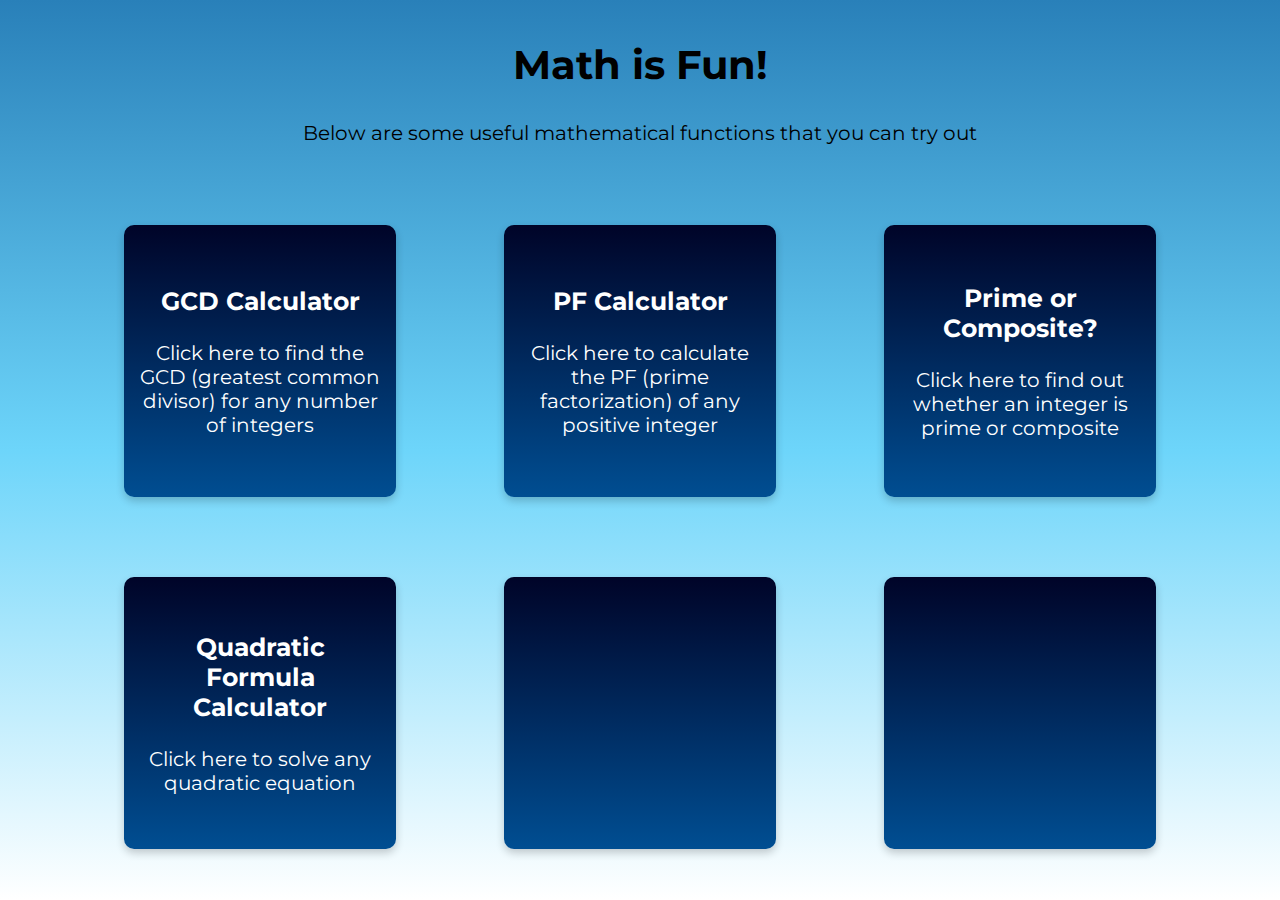
<file: index.html>
<!DOCTYPE html>
<html lang="en">
<head>
    <meta charset="UTF-8">
    <meta name="viewport" content="width=device-width, initial-scale=1.0">
    <title>Math Stuff</title>
    <link rel="stylesheet" href="./main.css">
</head>
<body>
    <div class="app">
        <h1>Math is Fun!</h1>
        <p>Below are some useful mathematical functions that you can try out</p>
        <ul class="cards">
            <li>
                <a href="gcd.html">
                    <div class="card">
                        <h2 class="name">GCD Calculator</h2>
                        <p class="description">Click here to find the GCD (greatest common divisor) for any number of integers</p>
                    </div>
                </a>
            </li>
            <li>
                <a href="pf.html">
                    <div class="card">
                        <h2 class="name">PF Calculator</h2>
                        <p class="description">Click here to calculate the PF (prime factorization) of any positive integer</p>
                    </div>
                </a>
            </li>
            <li>
                <a href="prime.html">
                    <div class="card">
                        <h2 class="name">Prime or Composite?</h2>
                        <p class="description">Click here to find out whether an integer is prime or composite</p>
                    </div>
                </a>
            </li>
        </ul>
        <ul class="cards">
            <li>
                <a href="quadratic.html">
                    <div class="card">
                        <h2 class="name">Quadratic Formula Calculator</h2>
                        <p class="description">Click here to solve any quadratic equation</p>
                    </div>
                </a>
            </li>
            <li>
                <a href="#">
                    <div class="card">
                        <h2 class="name"></h2>
                        <p class="description"></p>
                    </div>
                </a>
            </li>
            <li>
                <a href="#">
                    <div class="card">
                        <h2 class="name"></h2>
                        <p class="description"></p>
                    </div>
                </a>
            </li>
        </ul>
    </div>
</body>
</html>
</file>
<file: main.css>
@import url("https://fonts.googleapis.com/css2?family=Montserrat&display=swap");

* {
  margin: 0;
  padding: 0;
  box-sizing: 0;
}

body {
  font-family: "Montserrat", sans-serif;
}

.app {
  width: 100%;
  height: 100vh;
  background: #2980b9;
  background: -webkit-linear-gradient(to bottom, #ffffff, #6dd5fa, #2980b9);
  background: linear-gradient(to top, #ffffff, #6dd5fa, #2980b9);
}

.app h1 {
  text-align: center;
  padding: 1em 0 0.8em 0;
  font-size: 40px;
}

.app p {
  text-align: center;
  font-size: 20px;
}

.app .cards {
  display: flex;
  align-items: center;
  justify-content: space-evenly;
  list-style-type: none;
  margin: 5em 1em;
}

a:link {
  text-decoration: none;
}

.card {
  background: #000428;
  background: -webkit-linear-gradient(to top, #004e92, #000428);
  background: linear-gradient(to top, #004e92, #000428);
  height: 15em;
  width: 15em;
  padding: 1em 1em;
  display: flex;
  flex-direction: column;
  align-items: center;
  justify-content: center;
  color: white;
  box-shadow: 0 4px 8px 0 rgba(0, 0, 0, 0.2);
  transition: 0.3s;
  cursor: pointer;
  border-radius: 10px;
}

.card:hover {
  box-shadow: 0 8px 16px 0 rgba(0, 0, 0, 0.2);
  animation: shake 1s ease;
}

.card .name {
  text-align: center;
  padding-bottom: 1em;
  font-size: 25px;
}

.card .description {
  text-align: center;
  font-size: 20px;
}

@keyframes shake {
  0% {
    transform: translate(2px, 1px) rotate(0deg);
  }
  10% {
    transform: translate(-1px, -2px) rotate(-2deg);
  }
  20% {
    transform: translate(-3px, 0px) rotate(2deg);
  }
  30% {
    transform: translate(0px, 2px) rotate(0deg);
  }
  40% {
    transform: translate(1px, -1px) rotate(1deg);
  }
  50% {
    transform: translate(-1px, 2px) rotate(-2deg);
  }
  60% {
    transform: translate(-3px, 1px) rotate(0deg);
  }
  70% {
    transform: translate(2px, 1px) rotate(-2deg);
  }
  80% {
    transform: translate(-1px, -1px) rotate(2deg);
  }
  90% {
    transform: translate(2px, 2px) rotate(0deg);
  }
  100% {
    transform: translate(1px, -2px) rotate(-2deg);
  }
}

/* 
  GCD page styles 
*/
.app-gcd {
  height: 100vh;
  padding: 1em 5em;
  background: #2980b9;
  background: -webkit-linear-gradient(to bottom, #ffffff, #6dd5fa, #2980b9);
  background: linear-gradient(to top, #ffffff, #6dd5fa, #2980b9);
}

.app-gcd h1 {
  font-size: 40px;
  padding: 1em 0;
}

.app-gcd p {
  font-size: 20px;
  width: 45vw;
}

.gcd-form {
  padding: 3em 0;
  display: flex;
  flex-direction: column;
  align-items: flex-start;
}

.gcd-form input {
  padding: 0.5em;
  width: 45vw;
  margin-bottom: 1em;
  font-size: 1.5em;
  box-shadow: 0 4px 8px 0 rgba(0, 0, 0, 0.2);
  border: none;
  outline: none;
}

.gcd-form input:focus {
  outline: royalblue solid;
}

.gcd-form button {
  border: none;
  cursor: pointer;
  padding: 1em 1em;
  font-size: 1em;
  font-weight: bold;
  box-shadow: 0 4px 8px 0 rgba(0, 0, 0, 0.2);
  transition: all 0.3s ease;
  background-color: royalblue;
  color: white;
  border-radius: 10px;
  outline: none;
}

.gcd-form .buttons .clear-button {
  border: none;
  cursor: pointer;
  padding: 1em 1em;
  font-size: 1em;
  font-weight: bold;
  box-shadow: 0 4px 8px 0 rgba(0, 0, 0, 0.2);
  transition: all 0.3s ease;
  background-color: white;
  color: rgb(5, 63, 236);
  border-radius: 10px;
  outline: none;
  margin-left: 1.5em;
}

.gcd-form button:hover {
  background-color: rgb(5, 63, 236);
}

.gcd-form .buttons .clear-button:hover {
  background-color: rgb(226, 38, 25);
  color: white;
}

.app-gcd .home-button {
  position: absolute;
  left: 50%;
  transform: translate(-50%, 0);
  margin-top: 8em;
  border: none;
  cursor: pointer;
  padding: 1em 1em;
  font-size: 1em;
  font-weight: bold;
  box-shadow: 0 4px 8px 0 rgba(0, 0, 0, 0.2);
  transition: all 0.3s ease;
  background-color: royalblue;
  color: white;
  border-radius: 10px;
  outline: none;
}

.home-button:hover {
  background-color: rgb(5, 63, 236);
}

.display-gcd h2 {
  font-size: 30px;
}

/* 
Prime Factorization page styles
*/

.display-pf h2 {
  font-size: 30px;
}

.display-pf .result-list {
  margin-bottom: 0.5em;
}

/* 
Prime/Composite page styles
*/

.display-prime {
  width: 50vw;
}
.display-prime h2 {
  font-size: 30px;
}

.display-prime .result-choice {
  margin-bottom: 0.5em;
}

.display-prime .result-factors {
  word-wrap: break-word;
}

/*
Quadratic Formula page styles 
*/

.app-gcd .gcd-form .inputs {
  display: flex;
  align-items: center;
  justify-content: space-evenly;
}

.gcd-form .user-input-a,
.gcd-form .user-input-b,
.gcd-form .user-input-c {
  width: 6em;
  margin-right: 1.5em;
  margin-bottom: 2em;
}
</file>
